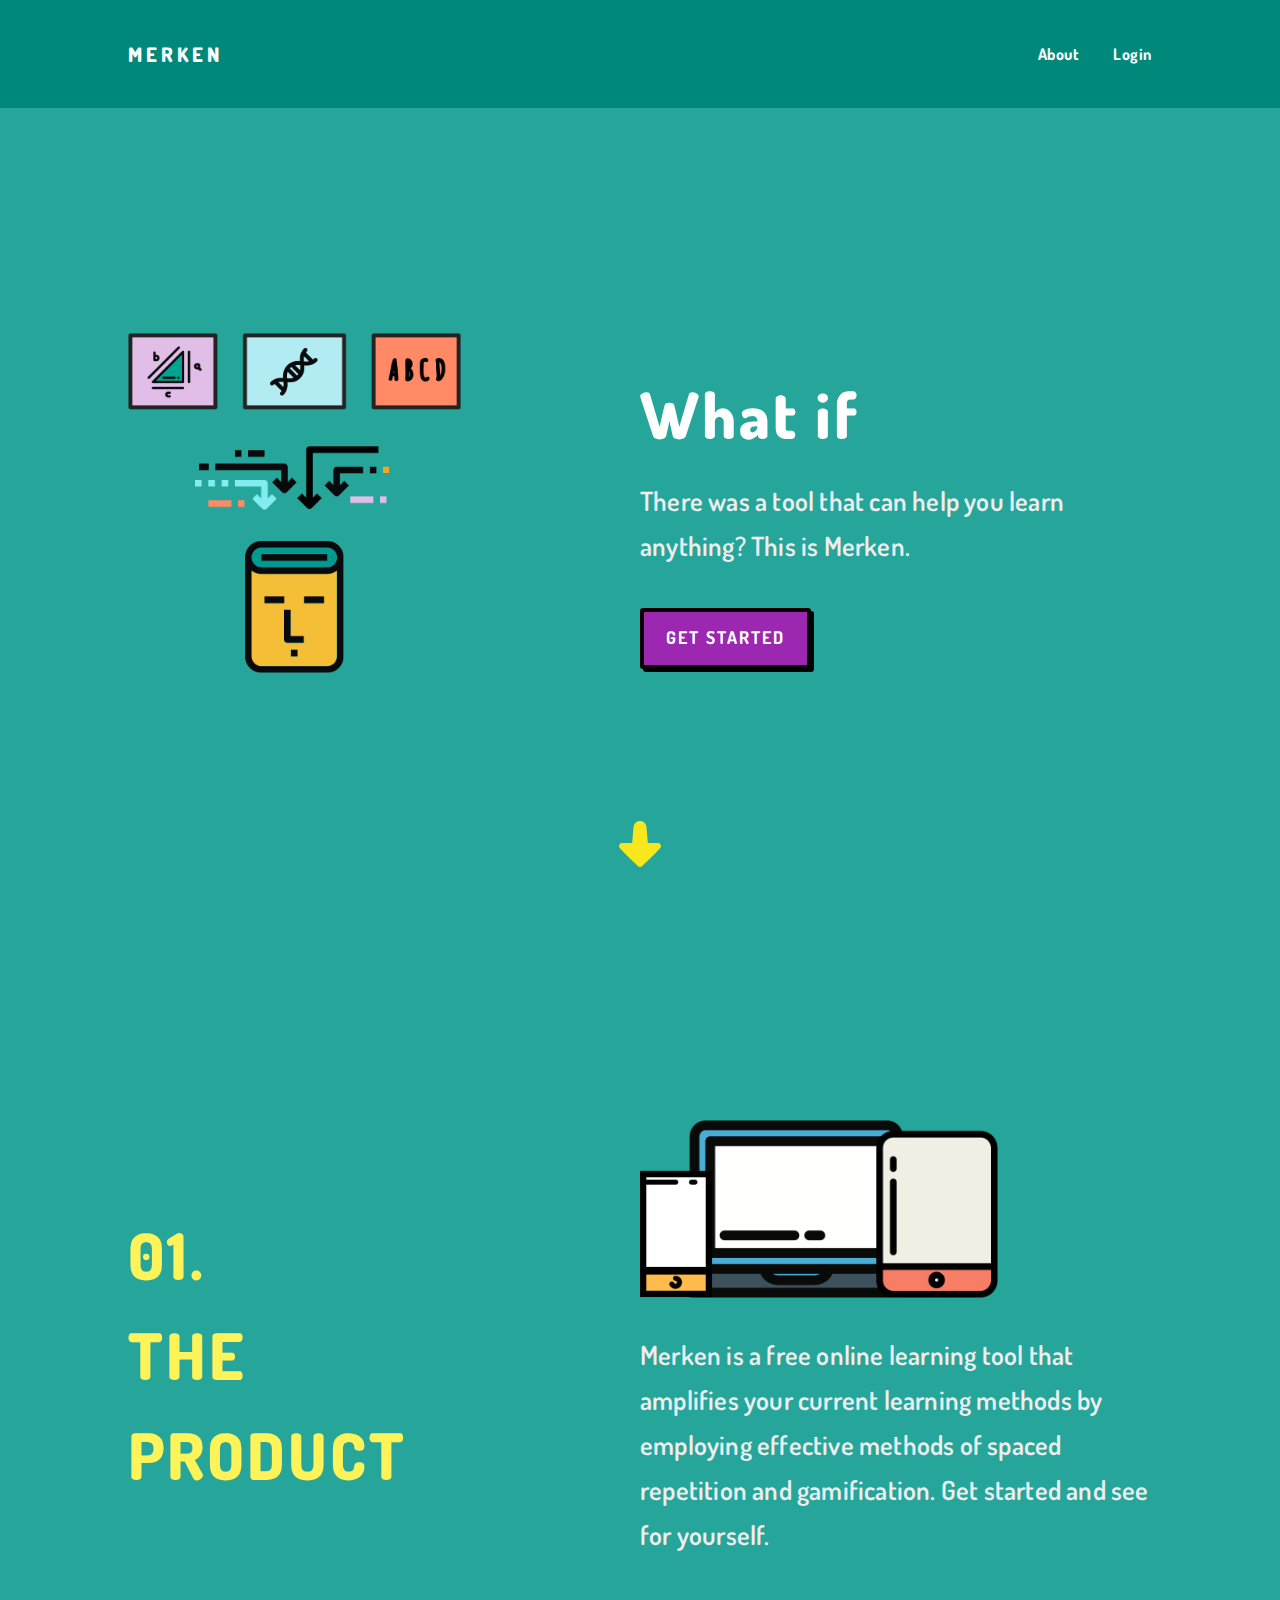
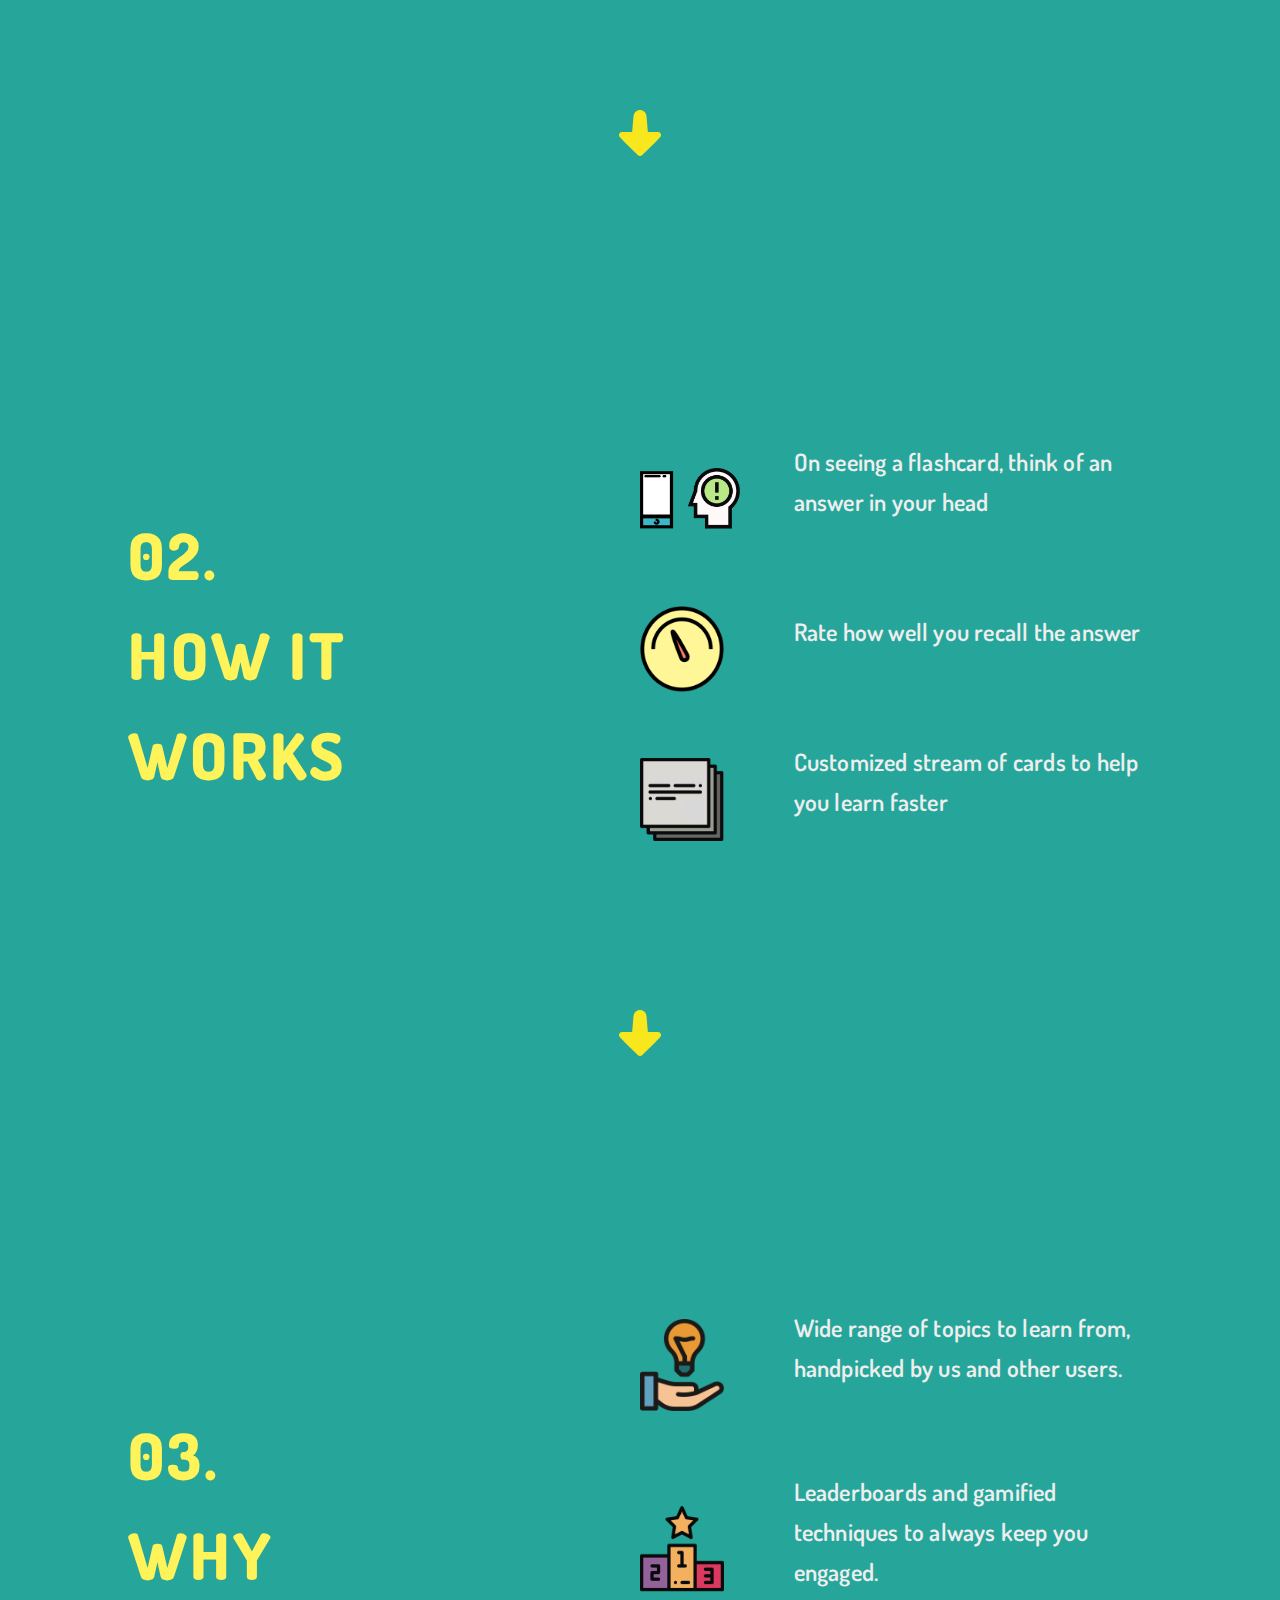
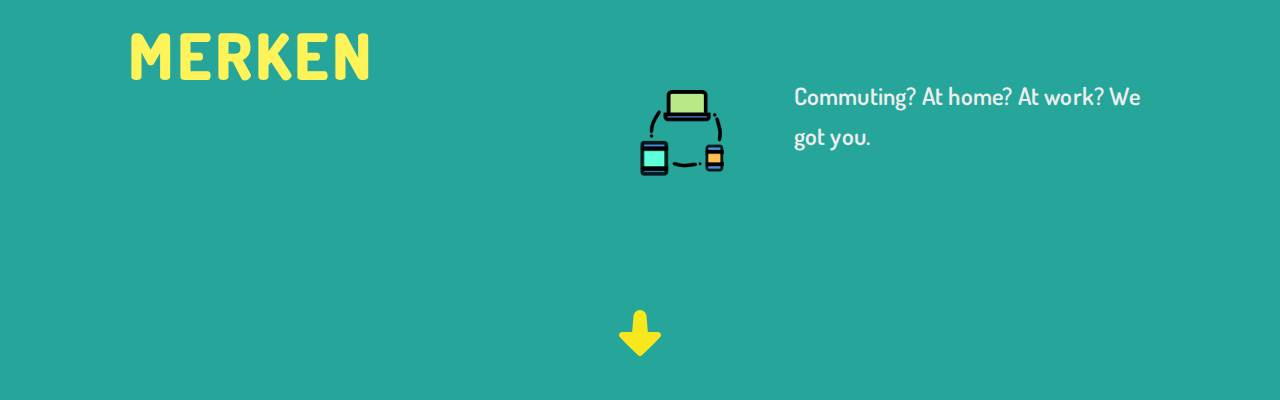
<file: index.html>
<!DOCTYPE html>
<html lang="en">
<head>
	<meta charset="UTF-8">
	<title>Merken | Learn, anything.</title>
	<link rel="stylesheet" href="css/style.css">
	<link rel="stylesheet" href="css/normalize.css">
	<link href="https://fonts.googleapis.com/css?family=Dosis:500,600,700,800" rel="stylesheet"> 
</head>
<body>
	<nav>
		<div class="nav-container">
			<div class="logo"><p>Merken</p></div>
			<div class="nav-elements">
				<a href="#two">About</a>
				<a href="login.html">Login</a>
			</div>
		</div>
	</nav>
	<section id="one" class="jumbotron">
		<div class="content">
			<div class="left">
				<img src="images/landing-image.png" alt="" class="landing-image">
			</div>
			<div class="right">
				<h1>What if</h1>
				<p>There was a tool that can help you learn anything? This is Merken.</p>
				<a href="#" class="btn-primary">get started</a>
			</div>
			<a href="#two"><img src="images/arrow.png" class="arrow" alt=""></a>
		</div>
	</section>

	<section id="two" class="product-desc">
		<div class="content">
			<div class="left">
				<h1 class="product-heading">01. <br>the <br> product</h1>
			</div>
			<div class="right">
				<img src="images/product-01.png" alt="" class="product-img">
				<p>Merken is a free online learning tool that amplifies your current learning methods by employing effective methods of spaced repetition and gamification. Get started and see for yourself.</p>				
			</div>
			<a href="#three"><img src="images/arrow.png" class="arrow" alt=""></a>
		</div>
	</section>

	<section id="three" class="product-desc">
		<div class="content">
			<div class="left">
				<h1 class="product-heading">02. <br>how it <br> works</h1>
			</div>
			<div class="right">
				<div class="product-bullets">
					<div class="bullet-img">
						<img src="images/working-01.png" alt="" class="first">
					</div>
					<div class="bullet-text">
						<p>On seeing a flashcard, think of an answer in your head</p>
					</div>					
				</div>
				<div class="product-bullets">
					<div class="bullet-img">
						<img src="images/working-02.png" alt="">
					</div>
					<div class="bullet-text">
						<p>Rate how well you recall the answer</p>
					</div>					
				</div>
				<div class="product-bullets">
					<div class="bullet-img">
						<img src="images/working-03.png" alt="">
					</div>
					<div class="bullet-text">
						<p>Customized stream of cards to help you learn faster</p>
					</div>					
				</div>
			</div>
			<a href="#four"><img src="images/arrow.png" class="arrow" alt=""></a>
		</div>
	</section>

	<section id="four" class="product-desc">
		<div class="content">
			<div class="left">
				<h1 class="product-heading">03. <br>why <br> merken</h1>
			</div>
			<div class="right">
				<div class="product-bullets">
					<div class="bullet-img">
						<img src="images/why-01.png" alt="">
					</div>
					<div class="bullet-text">
						<p>Wide range of topics to learn from, handpicked by us and other users.</p>
					</div>					
				</div>
				<div class="product-bullets">
					<div class="bullet-img">
						<img src="images/why-02.png" alt="">
					</div>
					<div class="bullet-text">
						<p>Leaderboards and gamified techniques to always keep you engaged.</p>
					</div>					
				</div>
				<div class="product-bullets">
					<div class="bullet-img">
						<img src="images/why-03.png" alt="">
					</div>
					<div class="bullet-text">
						<p>Commuting? At home? At work? We got you.</p>						
					</div>					
				</div>
			</div>
			<a href="#"><img src="images/arrow.png" class="arrow" alt=""></a>
		</div>
	</section>
</body>
</html>
</file>
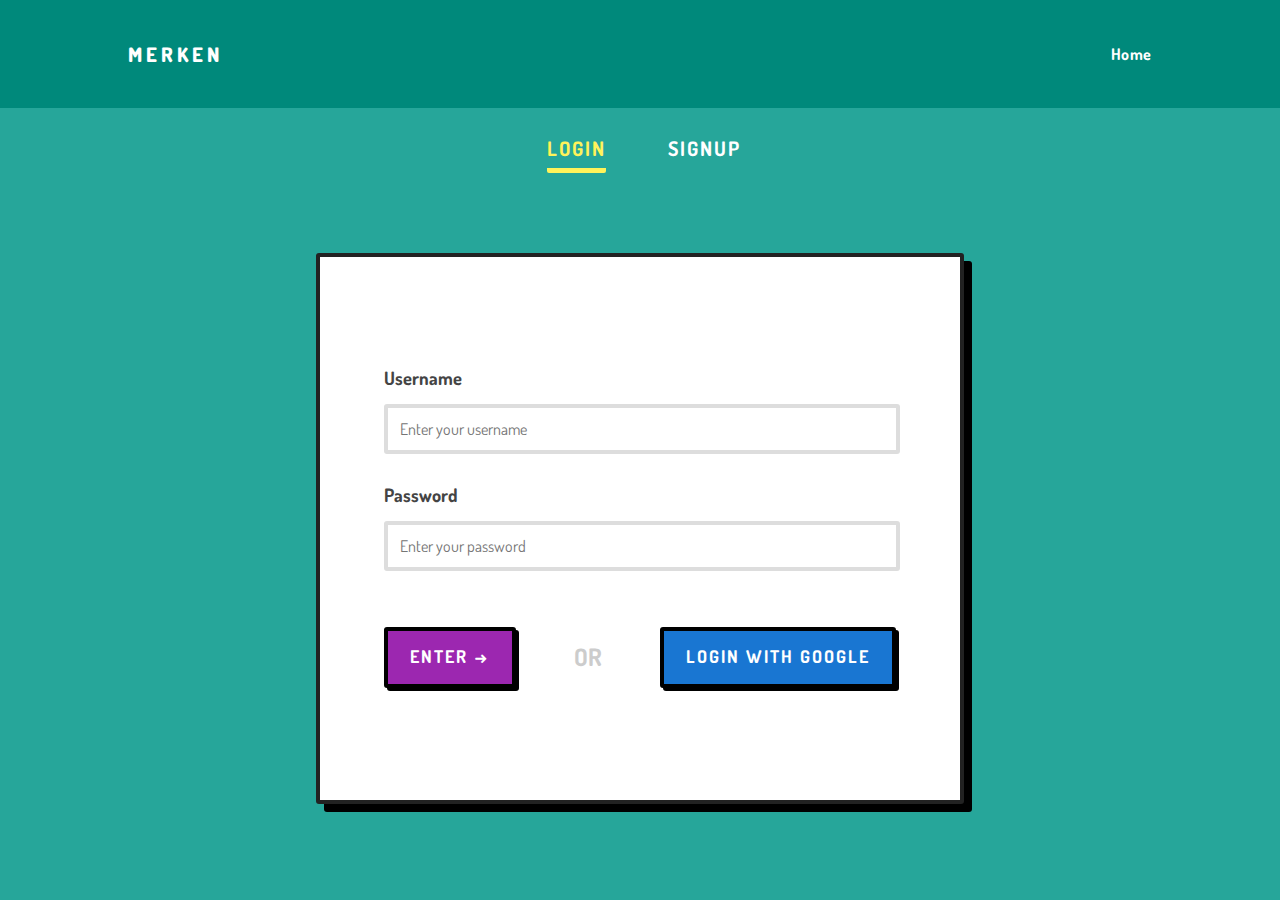
<file: login.html>
<!DOCTYPE html>
<html lang="en">
<head>
	<meta charset="UTF-8">
	<title>Merken | Login</title>
	<link rel="stylesheet" href="css/style.css">
	<link rel="stylesheet" href="css/normalize.css">
	<link href="https://fonts.googleapis.com/css?family=Dosis:500,600,700,800" rel="stylesheet"> 	
	
</head>
<body>
	<nav>
		<div class="nav-container">
			<div class="logo"><p>Merken</p></div>
			<div class="nav-elements">
				<a href="index.html">Home</a>				
			</div>
		</div>
	</nav>
	<div class="tab">
			<div class="tab-menu">
				<a href="#" onclick="openLogin()" class="login-btn selected">LOGIN</a>
			</div>
			<div class="tab-menu">
				<a href="#" class="signup-btn" onclick="openSignup()">SIGNUP</a>
			</div>
	</div>
	<section id="login" class="login">		
		<div class="card">			
			<div id="form-login">
				<label for="username">Username</label>			
				<input name="username" type="text" placeholder="Enter your username">
				<label for="password">Password</label>			
				<input name="username" type="text" placeholder="Enter your password">			
				<div class="submit-btn">
					<a href="#" class="btn-primary">Enter &rarr;</a>
					<span class="divider">OR</span>				
					<div class="google-login">						
						<a href="#" >Login with Google</a>
					</div>
				</div>
			</div>			
			<div id="form-signup">	
				<div class="regular-signup">
					<div class="entity">
						<label for="">Name</label>
						<input type="text" placeholder="Enter your name">
					</div>
					<div class="entity">
						<label for="">Email Address</label>
						<input type="text" placeholder="Enter your email ID">
					</div>
					<div class="entity">
						<label for="Password">Password</label>
						<input type="text" placeholder="Enter your password">
					</div>
					<div class="entity">
						<label for="pass-repeat">Re-type Password</label>
						<input type="text" placeholder="Re-type your Password">
					</div>
					<div class="submit-btn">
						<a href="#" class="btn-primary">REGISTER &rarr;</a>					
					</div>
				</div>	
				<span class="divider">OR</span>						
				<div class="social-signup">
					<div class="social-btn" style="background: #dc4e41">
						<img src="images/google-logo.png" alt="" style="width: 40px;">
						<a href="#">SIGNUP USING GOOGLE</a>
					</div>
					<div class="social-btn" style="background: #3b5998">
						<img src="images/fb-logo.png" alt="" style="height: 25px;">
						<a href="#">SIGNUP USING FACEBOOK</a>
					</div>
				</div>
			</div>
			
		</div>		
	</section>
	
	<script src="https://code.jquery.com/jquery-3.3.1.min.js" integrity="sha256-FgpCb/KJQlLNfOu91ta32o/NMZxltwRo8QtmkMRdAu8=" crossorigin="anonymous"></script>
	<script src="js/app.js" type="text/javascript"></script>
</body>
</html>
</file>
<file: css/style.css>
html, body, div, span, applet, object, iframe,
h1, h2, h3, h4, h5, h6, p, blockquote, pre,
a, abbr, acronym, address, big, cite, code,
del, dfn, em, img, ins, kbd, q, s, samp,
small, strike, strong, sub, sup, tt, var,
b, u, i,
dl, dt, dd, ol, ul, li,
fieldset, form, label, legend,
table, caption, tbody, tfoot, thead, tr, th, td,
article, aside, canvas, details, embed, 
figure, figcaption, footer, header, hgroup, 
menu, nav, output, section, summary,
time, mark, audio, video {
	margin: 0;
	padding: 0;
	border: 0;
	font-size: 100%;
	font: inherit;
	vertical-align: baseline;

}

/* HTML5 display-role reset for older browsers */
article, aside, details, figcaption, figure, 
footer, header, hgroup, menu, nav, section {
	display: block;
}

/*Universal Styles*/
body {
	line-height: 1;
	font-family: Dosis;
	background: #26A69A;
}
a {
	text-decoration: none;
	color: inherit;
	display: inline-block;
}
.first {
	width: 65% !important;
}
ol, ul {
	list-style: none;
}
blockquote, q {
	quotes: none;
}
blockquote:before, blockquote:after,
q:before, q:after {
	content: '';
	content: none;
}
table {
	border-collapse: collapse;
	border-spacing: 0;
}
.btn-primary,
.google-login {
	display: inline-block;
	color: #fff;	
	border: 4px solid #000;
	box-shadow: 3px 3px #000;
	padding: 1em 1.25em;
	font-size: 1.1rem;
	font-weight: 700;
	border-radius: 3px;
	text-transform: uppercase;
	letter-spacing: 2px;
	transition: 0.2s ease-out;
}
.btn-primary {
	background: #9C27B0;
}
.btn-primary:hover,
.google-login:hover {
	box-shadow: none;
	transition: 0.2s ease-in;
}
.arrow {
	position: absolute;
	left: 50%; 
	top: 90%;
	margin-left: -21px;
}
h1 {
	font-size: 4rem !important;
	margin-bottom: 0.5em !important;
}
h1, h2 h3, h4 {
	font-weight: 800;
	letter-spacing: 3px;
	color: #fff;
}

/* Top Navbar */
nav {
	background: #00897B;
	width: 100%;
	height: 12vh;
	display: flex;
	align-items: center;
}
.nav-container {
	width: 80%;	
	margin: auto;	
	display: flex;	
	align-items: center;
}
.logo {
	flex-basis: 70%;	
	text-transform: uppercase;
	font-weight: 800;
	color: #fff;
	letter-spacing: 4px;
	font-size: 1.25em;
}
.nav-elements {
	flex-basis: 30%;
	text-align: right;	
	font-weight: 700;
	letter-spacing: 0.5px;
	color: #fff;
}
.nav-elements a:last-child {
	padding-left: 10%;
}

/* Section 1: Jumbotron  (Web + Mobile)*/
.jumbotron {
	display: flex;	
	position: relative;
	height: 88vh;
	width: 100%;		
}
.landing-image {
	width: 65%;
}
.content {
	display: flex;
	width: 80%;
	margin: auto;
	align-items: center;	
}
.content p {	
	color: #eee;
	line-height: 45px;
	font-size: 1.65rem;
	font-weight: 600;
	letter-spacing: 0.2px;
	margin-bottom: 1.5em;
}
.left, .right {
	flex-basis: 50%;
}

/* Product Sections */
.product-desc {
	display: flex;
	position: relative;
	height: 100vh;
	width: 100%;
}
.product-heading {
	text-transform: uppercase;
	font-weight: 800;
	color: #FFF35A;
	font-size: 5rem;
	line-height: 100px;
} 
.product-img {
	width: 70%;
	margin: 1em 0 2em 0;
}
.product-bullets {
	display: flex;
	align-items: center;
	margin: 3em 0;	
}
.product-bullets p {
	font-size: 1.5rem;
	line-height: 40px;
	text-align: left;
	font-weight: 600;
	letter-spacing: 0.2px;
}
.bullet-text {
	flex-basis: 70%;
}
.bullet-img {
	flex-basis: 30%;
}
.bullet-img img {
	width: 55%;
}

/*Login and Signup */
.tab {
	display: flex;
	font-size: 1.25rem;
	width: 20%;
	margin: auto;	
	text-align: center;
	padding-top: 1.5em;
}
.tab-menu {		
	font-weight: 700;
	flex-basis: 50%;
	color: #fff;
	letter-spacing: 2px;	
}
.selected {
	color: #FFF35A;
	border-bottom: 5px solid #FFF35A;
	border-radius: 2px;
	padding-bottom: 0.5em;
}
.login {
	width: 100%;
	display: flex;	
	height: 79vh;	
	align-items: center;
}
.card {
	background: #fff;
	width: 50%;
	height: 65%;
	margin: auto;
	padding: 2.5em 0;	
	display: flex;
	align-items: center;
	border-radius: 3px;
	border: 4px solid #222;	
	box-shadow: 8px 8px;
	transition: 0.35s ease;
}
#form-login {	
	width: 80%;
	margin: auto;	
}
#form-login a {	
	margin-bottom: 0 !important;
}
#form-signup {
	display: none;
	width: 95%;
	margin: auto;
	align-items: center;
	justify-content: space-around;
}
#form-login input,
#form-signup input {	
	display: block;
	margin: 1em 0 2em 0 !important;
	padding: 0.75em;
	border: 4px solid #ddd;
	border-radius: 3px;
	color: #aaa;
}
#form-login input {
	width: 94.5%;	
}
#form-login label,
#form-signup label {
	font-size: 1.15rem;
	font-weight: 700;
	color: #444;
}
.divider {
	font-size: 1.5rem;
	font-weight: 700;	
	text-align: center;		
	color: #ccc;	
}
.submit-btn {
	padding-top: 1.5em;
	display: flex;
	align-items: center;	
	justify-content: space-between;
}
.google-login {			
	background: #1976D2;	
}


.regular-signup {
	display: flex;
	flex-basis: 40%;
	flex-wrap: wrap;	
	justify-content: space-between;
}
.social-signup {	
	display: block;
	flex-basis: 30%;
	align-items: center;	
}
.social-btn {
	display: flex;
	justify-content: space-around;
	align-items: center;
	background: #aaa;
	margin: 2em 0;
	padding: 1em;
	border: 4px solid #000;
	box-shadow: 3px 3px;
	border-radius: 3px;
	transition: 0.2s ease	
}
.social-btn:hover {
	box-shadow: none;
	transition: 0.2s ease;
}
.social-btn a {
	margin-left: 0.75em;
	font-weight: 700;
	letter-spacing: 2px;
	color: #fff;
	font-size: 1rem;
}

.entity {
	flex-basis: auto;	
}


@media only screen and (max-width: 1200px) {
	.jumbotron h1,
	.product-desc h1 {
		font-size: 2.5rem !important;
	}	
	.content p {
		font-size: 1.4rem;
		line-height: 40px;
	}
	.product-desc p {
		font-size: 1.25rem;
		line-height: 35px;
	}
	.btn-primary {
		font-size: 1rem;
	}
	.product-bullets {
		margin: 2em 0;
	}
}
@media only screen and (max-width: 800px) {
	.jumbotron {
		display: flex;
		width: 100%;
		align-items: center;
	}
	.content {
		display: block;
		width: 90%;
		margin: auto;
		text-align: center;
	}
	.landing-image {
		width: 50%;	
	}
	.product-desc h1 {
		font-size: 2rem !important;
		line-height: 50px !important;		
	}
	.product-desc p {
		font-size: 1.15rem;
		line-height: 35px;
	}
	.product-bullets p {
		font-size: 1.25rem;
		line-height: 35px;
	}
}
</file>
